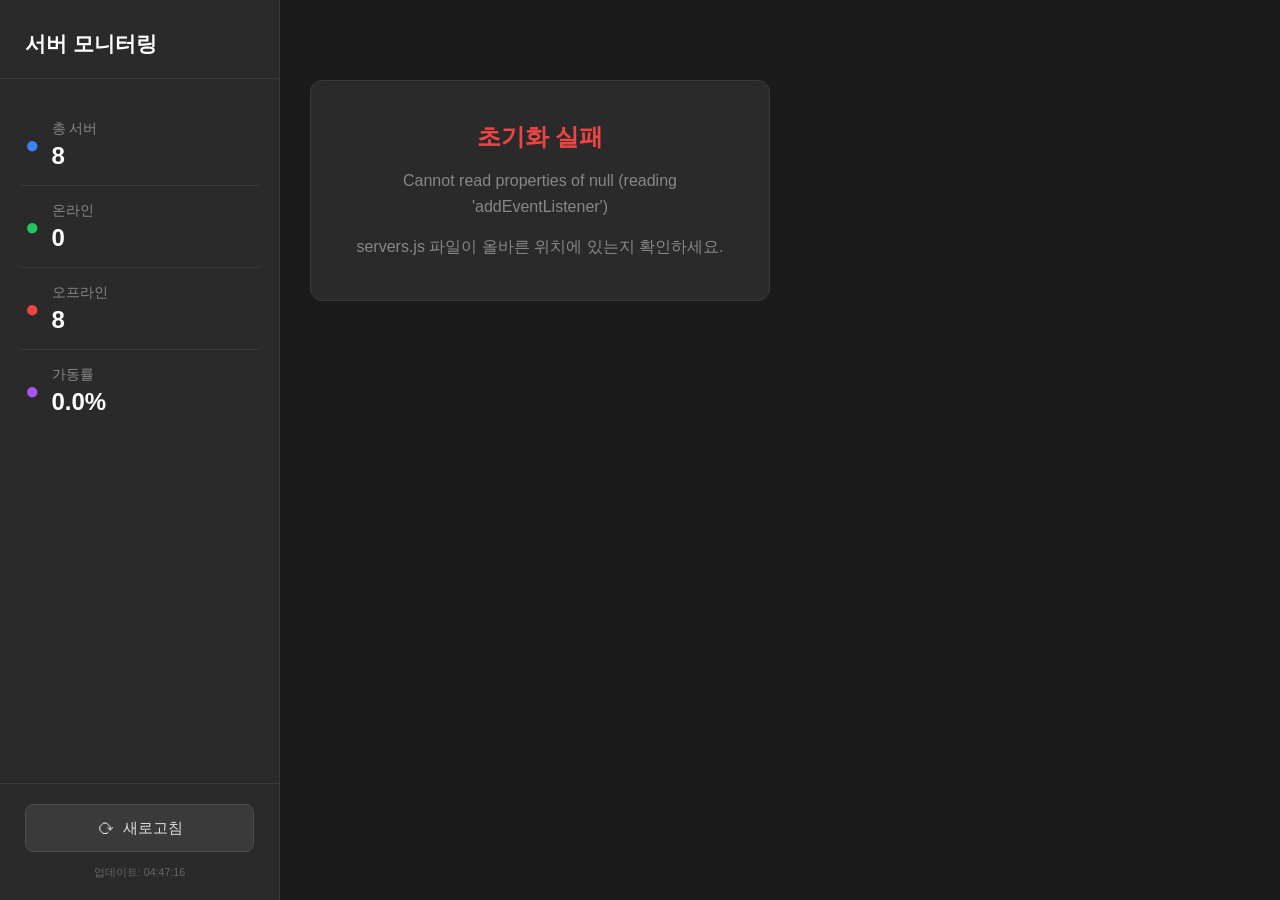
<file: index.html>
<!DOCTYPE html>
<html lang="ko">
<head>
    <meta charset="UTF-8">
    <meta name="viewport" content="width=device-width, initial-scale=1.0">
    <title>서버 상태 모니터링 대시보드</title>
    <link rel="icon" type="image/svg+xml" href="favicon.svg">
    <link rel="stylesheet" href="style.css">
</head>
<body>
    <div class="layout">
        <aside class="sidebar">
            <div class="sidebar-header">
                <h1>서버 모니터링</h1>
            </div>
            <div class="stats-section">
                <div class="stat-item total">
                    <div class="stat-icon">●</div>
                    <div>
                        <div class="stat-label">총 서버</div>
                        <div class="stat-value" id="total-servers">0</div>
                    </div>
                </div>

                <div class="stat-item online">
                    <div class="stat-icon">●</div>
                    <div>
                        <div class="stat-label">온라인</div>
                        <div class="stat-value" id="online-servers">0</div>
                    </div>
                </div>

                <div class="stat-item offline">
                    <div class="stat-icon">●</div>
                    <div>
                        <div class="stat-label">오프라인</div>
                        <div class="stat-value" id="offline-servers">0</div>
                    </div>
                </div>

                <div class="stat-item uptime">
                    <div class="stat-icon">●</div>
                    <div>
                        <div class="stat-label">가동률</div>
                        <div class="stat-value" id="uptime-percentage">0%</div>
                    </div>
                </div>
            </div>
            <div class="sidebar-footer">
                <button id="refresh-button" class="refresh-btn">
                    <span class="refresh-icon">⟳</span> 새로고침
                </button>
                <div class="last-updated">
                    <small>업데이트: <span id="last-updated-time">-</span></small>
                </div>
            </div>
        </aside>
        <main class="main-content">
            <div class="server-grid" id="server-grid"></div>
        </main>
    </div>

    <script src="servers.js"></script>
    <script src="app.js"></script>
</body>
</html>
</file>
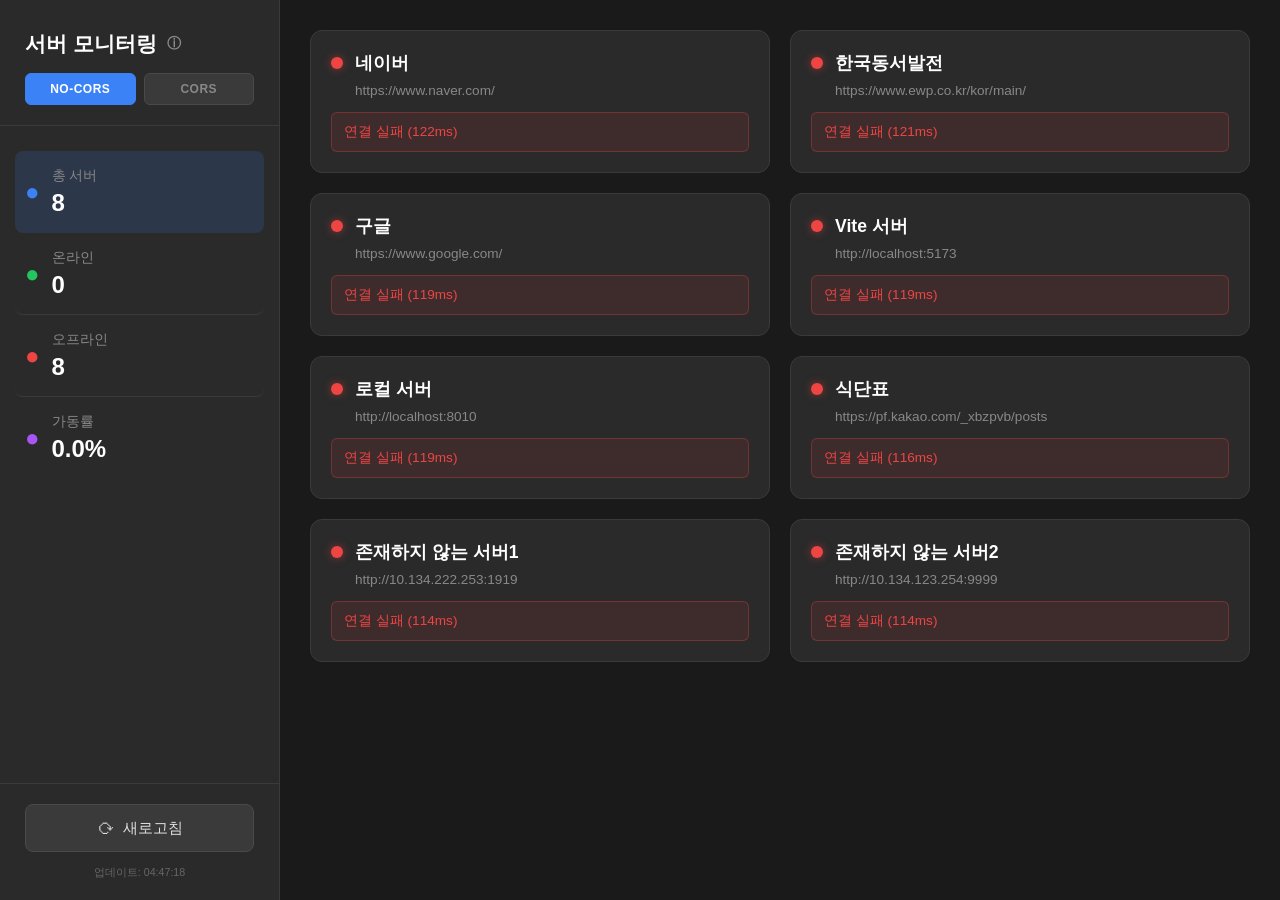
<file: server_monitoring.html>
<!DOCTYPE html>
<html lang="ko">
<head>
    <meta charset="UTF-8">
    <meta name="viewport" content="width=device-width, initial-scale=1.0">
    <title>서버 상태 모니터링 대시보드</title>
    <link rel="icon" type="image/svg+xml" href="favicon.svg">
    <link rel="stylesheet" href="style.css">
</head>
<body>
    <div class="layout">
        <aside class="sidebar">
            <div class="sidebar-header">
                <div class="header-title">
                    <h1>서버 모니터링</h1>
                    <div class="info-icon" id="mode-info">ⓘ
                        <div class="tooltip">
                            <strong>모드 선택 안내</strong>
                            <p><strong>NO-CORS:</strong> Status code 확인 불가하지만 CORS 제한 없이 모든 서버 확인 가능</p>
                            <p><strong>CORS:</strong> Status code 확인 가능하지만 서버에서 CORS 헤더 설정 필요</p>
                            <p style="margin-top: 10px; font-size: 0.9em; color: #999;">💡 CORS는 브라우저 보안 정책으로, 다른 도메인의 리소스 접근을 제한합니다. (Status code 값을 자세히 알려면 서버 필요)</p>
                        </div>
                    </div>
                </div>
                <div class="mode-selector">
                    <button id="mode-no-cors" class="mode-btn active">NO-CORS</button>
                    <button id="mode-cors" class="mode-btn">CORS</button>
                </div>
            </div>
            <div class="stats-section">
                <div class="stat-item total active" data-filter="all">
                    <div class="stat-icon">●</div>
                    <div>
                        <div class="stat-label">총 서버</div>
                        <div class="stat-value" id="total-servers">0</div>
                    </div>
                </div>

                <div class="stat-item online" data-filter="online">
                    <div class="stat-icon">●</div>
                    <div>
                        <div class="stat-label">온라인</div>
                        <div class="stat-value" id="online-servers">0</div>
                    </div>
                </div>

                <div class="stat-item offline" data-filter="offline">
                    <div class="stat-icon">●</div>
                    <div>
                        <div class="stat-label">오프라인</div>
                        <div class="stat-value" id="offline-servers">0</div>
                    </div>
                </div>

                <div class="stat-item uptime">
                    <div class="stat-icon">●</div>
                    <div>
                        <div class="stat-label">가동률</div>
                        <div class="stat-value" id="uptime-percentage">0%</div>
                    </div>
                </div>
            </div>
            <div class="sidebar-footer">
                <button id="refresh-button" class="refresh-btn">
                    <span class="refresh-icon">⟳</span> 새로고침
                </button>
                <div class="last-updated">
                    <small>업데이트: <span id="last-updated-time">-</span></small>
                </div>
            </div>
        </aside>
        <main class="main-content">
            <div class="server-grid" id="server-grid"></div>
        </main>
    </div>

    <script src="servers.js"></script>
    <script src="app.js"></script>
</body>
</html>
</file>
<file: style.css>
* {
    margin: 0;
    padding: 0;
    box-sizing: border-box;
}

body {
    font-family: -apple-system, BlinkMacSystemFont, 'Segoe UI', 'Malgun Gothic', sans-serif;
    background: #1a1a1a;
    color: #e0e0e0;
    height: 100vh;
    overflow: hidden;
}

.layout {
    display: flex;
    height: 100vh;
}

/* Left Sidebar */
.sidebar {
    width: 280px;
    background: #2a2a2a;
    border-right: 1px solid #3a3a3a;
    display: flex;
    flex-direction: column;
    overflow-y: auto;
}

.sidebar-header {
    padding: 30px 25px 20px 25px;
    border-bottom: 1px solid #3a3a3a;
}

.header-title {
    display: flex;
    align-items: center;
    gap: 8px;
    margin-bottom: 15px;
}

.sidebar-header h1 {
    font-size: 1.3em;
    color: #ffffff;
    font-weight: 600;
    margin: 0;
}

.info-icon {
    position: relative;
    display: inline-flex;
    align-items: center;
    justify-content: center;
    width: 18px;
    height: 18px;
    color: #888;
    font-size: 0.85em;
    font-weight: bold;
    cursor: help;
    transition: all 0.2s ease;
}

.info-icon:hover {
    color: #3b82f6;
}

.info-icon:hover .tooltip {
    opacity: 1;
    visibility: visible;
    transform: translateY(0);
}

.tooltip {
    position: fixed;
    top: auto;
    left: auto;
    transform: translateY(-5px);
    padding: 12px 14px;
    background: #2a2a2a;
    border: 1px solid #4a4a4a;
    border-radius: 8px;
    box-shadow: 0 4px 12px rgba(0, 0, 0, 0.4);
    width: 280px;
    z-index: 9999;
    opacity: 0;
    visibility: hidden;
    transition: all 0.2s ease;
    font-size: 0.75em;
    line-height: 1.5;
    pointer-events: none;
}

.tooltip::before {
    content: '';
    position: absolute;
    bottom: 100%;
    left: 20px;
    transform: translateX(0);
    border: 6px solid transparent;
    border-bottom-color: #4a4a4a;
}

.tooltip strong {
    display: block;
    color: #ffffff;
    margin-bottom: 8px;
    font-size: 0.95em;
}

.tooltip p {
    color: #c0c0c0;
    margin: 6px 0;
}

.tooltip p strong {
    display: inline;
    color: #3b82f6;
    margin: 0;
    font-size: 1em;
}

.mode-selector {
    display: flex;
    gap: 8px;
}

.mode-btn {
    flex: 1;
    padding: 8px 12px;
    background: #3a3a3a;
    color: #888;
    border: 1px solid #4a4a4a;
    border-radius: 6px;
    font-size: 0.75em;
    font-weight: 600;
    cursor: pointer;
    transition: all 0.2s ease;
    text-transform: uppercase;
    letter-spacing: 0.5px;
}

.mode-btn:hover {
    background: #4a4a4a;
    color: #e0e0e0;
}

.mode-btn.active {
    background: #3b82f6;
    color: #ffffff;
    border-color: #3b82f6;
}

.stats-section {
    padding: 25px;
    flex: 1;
}

.stats-section h2 {
    font-size: 0.85em;
    color: #888;
    text-transform: uppercase;
    letter-spacing: 1px;
    margin-bottom: 20px;
    font-weight: 600;
}

.stat-item {
    padding: 15px 0;
    border-bottom: 1px solid #3a3a3a;
    display: flex;
    align-items: center;
    gap: 12px;
    cursor: pointer;
    transition: all 0.2s ease;
    border-radius: 8px;
    margin: 0 -10px;
    padding-left: 10px;
    padding-right: 10px;
}

.stat-item:last-child {
    border-bottom: none;
}

.stat-item[data-filter]:hover {
    background: rgba(255, 255, 255, 0.05);
}

.stat-item.active {
    background: rgba(59, 130, 246, 0.15);
    border-color: transparent;
}

.stat-item.uptime {
    cursor: default;
}

.stat-icon {
    font-size: 1.5em;
    line-height: 1;
}

.stat-item.total .stat-icon {
    color: #3b82f6;
}

.stat-item.online .stat-icon {
    color: #22c55e;
}

.stat-item.offline .stat-icon {
    color: #ef4444;
}

.stat-item.uptime .stat-icon {
    color: #a855f7;
}

.stat-label {
    font-size: 0.9em;
    color: #888;
    margin-bottom: 4px;
}

.stat-value {
    font-size: 1.5em;
    font-weight: 700;
    color: #ffffff;
}

.sidebar-footer {
    padding: 20px 25px;
    border-top: 1px solid #3a3a3a;
}

.refresh-btn {
    width: 100%;
    background: #3a3a3a;
    color: #e0e0e0;
    border: 1px solid #4a4a4a;
    padding: 12px 20px;
    border-radius: 8px;
    font-size: 0.95em;
    cursor: pointer;
    display: flex;
    align-items: center;
    justify-content: center;
    gap: 8px;
    transition: all 0.2s ease;
    margin-bottom: 12px;
}

.refresh-btn:hover {
    background: #4a4a4a;
    border-color: #5a5a5a;
}

.refresh-icon {
    font-size: 1.2em;
    display: inline-block;
    transition: transform 0.5s ease;
}

.last-updated {
    text-align: center;
    color: #666;
    font-size: 0.8em;
}

/* Main Content */
.main-content {
    flex: 1;
    overflow-y: auto;
    padding: 30px;
    background: #1a1a1a;
}

.server-grid {
    display: grid;
    grid-template-columns: repeat(auto-fill, minmax(320px, 1fr));
    gap: 20px;
}

.server-card {
    background: #2a2a2a;
    border: 1px solid #3a3a3a;
    border-radius: 12px;
    padding: 20px;
    transition: all 0.2s ease;
    cursor: pointer;
    animation: fadeIn 0.3s ease;
    position: relative;
}

.server-card::after {
    content: '🔗';
    position: absolute;
    top: 15px;
    right: 15px;
    opacity: 0;
    transition: opacity 0.2s ease;
    font-size: 0.9em;
}

@keyframes fadeIn {
    from {
        opacity: 0;
        transform: translateY(10px);
    }
    to {
        opacity: 1;
        transform: translateY(0);
    }
}

.server-card:hover {
    border-color: #4a4a4a;
    box-shadow: 0 4px 12px rgba(0, 0, 0, 0.3);
    transform: translateY(-2px);
}

.server-card:hover::after {
    opacity: 0.6;
}

.server-card:active {
    transform: translateY(0);
}

.server-header {
    display: flex;
    align-items: flex-start;
    gap: 12px;
}

.status-indicator {
    width: 12px;
    height: 12px;
    border-radius: 50%;
    flex-shrink: 0;
    margin-top: 6px;
}

.server-card.online .status-indicator {
    background: #22c55e;
    box-shadow: 0 0 8px rgba(34, 197, 94, 0.5);
}

.server-card.offline .status-indicator {
    background: #ef4444;
    box-shadow: 0 0 8px rgba(239, 68, 68, 0.5);
}

.server-card.checking .status-indicator {
    background: #eab308;
    animation: pulse 2s ease-in-out infinite;
}

@keyframes pulse {
    0%, 100% {
        opacity: 1;
    }
    50% {
        opacity: 0.4;
    }
}

.server-info-wrapper {
    flex: 1;
    min-width: 0;
}

.server-name-row {
    display: flex;
    align-items: center;
    gap: 8px;
    margin-bottom: 6px;
}

.server-name {
    font-size: 1.1em;
    font-weight: 600;
    color: #ffffff;
}

.server-status-code {
    display: none;
    padding: 2px 8px;
    border-radius: 4px;
    font-size: 0.75em;
    font-weight: 700;
    letter-spacing: 0.5px;
}

.server-status-code.success {
    background: rgba(34, 197, 94, 0.2);
    color: #22c55e;
    border: 1px solid rgba(34, 197, 94, 0.4);
}

.server-status-code.redirect {
    background: rgba(59, 130, 246, 0.2);
    color: #3b82f6;
    border: 1px solid rgba(59, 130, 246, 0.4);
}

.server-status-code.client-error {
    background: rgba(251, 191, 36, 0.2);
    color: #fbbf24;
    border: 1px solid rgba(251, 191, 36, 0.4);
}

.server-status-code.server-error {
    background: rgba(239, 68, 68, 0.2);
    color: #ef4444;
    border: 1px solid rgba(239, 68, 68, 0.4);
}

.server-url {
    color: #888;
    font-size: 0.85em;
    word-break: break-all;
    line-height: 1.4;
}

.status-message {
    margin-top: 12px;
    padding: 10px 12px;
    border-radius: 6px;
    font-size: 0.85em;
}

.status-message.checking {
    background: rgba(234, 179, 8, 0.1);
    border: 1px solid rgba(234, 179, 8, 0.3);
    color: #eab308;
}

.status-message.online {
    background: rgba(34, 197, 94, 0.1);
    border: 1px solid rgba(34, 197, 94, 0.3);
    color: #22c55e;
}

.status-message.offline {
    background: rgba(239, 68, 68, 0.1);
    border: 1px solid rgba(239, 68, 68, 0.3);
    color: #ef4444;
}

.error-container {
    background: #2a2a2a;
    border: 1px solid #3a3a3a;
    border-radius: 12px;
    padding: 40px;
    text-align: center;
    margin: 50px auto;
    max-width: 500px;
}

.error-container h2 {
    color: #ef4444;
    margin-bottom: 15px;
}

.error-container p {
    color: #888;
    line-height: 1.6;
}

/* Scrollbar Styling */
.sidebar::-webkit-scrollbar,
.main-content::-webkit-scrollbar {
    width: 8px;
}

.sidebar::-webkit-scrollbar-track,
.main-content::-webkit-scrollbar-track {
    background: #1a1a1a;
}

.sidebar::-webkit-scrollbar-thumb,
.main-content::-webkit-scrollbar-thumb {
    background: #3a3a3a;
    border-radius: 4px;
}

.sidebar::-webkit-scrollbar-thumb:hover,
.main-content::-webkit-scrollbar-thumb:hover {
    background: #4a4a4a;
}

/* Responsive */
@media (max-width: 768px) {
    .layout {
        flex-direction: column;
    }

    .sidebar {
        width: 100%;
        max-height: 40vh;
    }

    .main-content {
        padding: 20px;
    }

    .server-grid {
        grid-template-columns: 1fr;
    }
}
</file>
